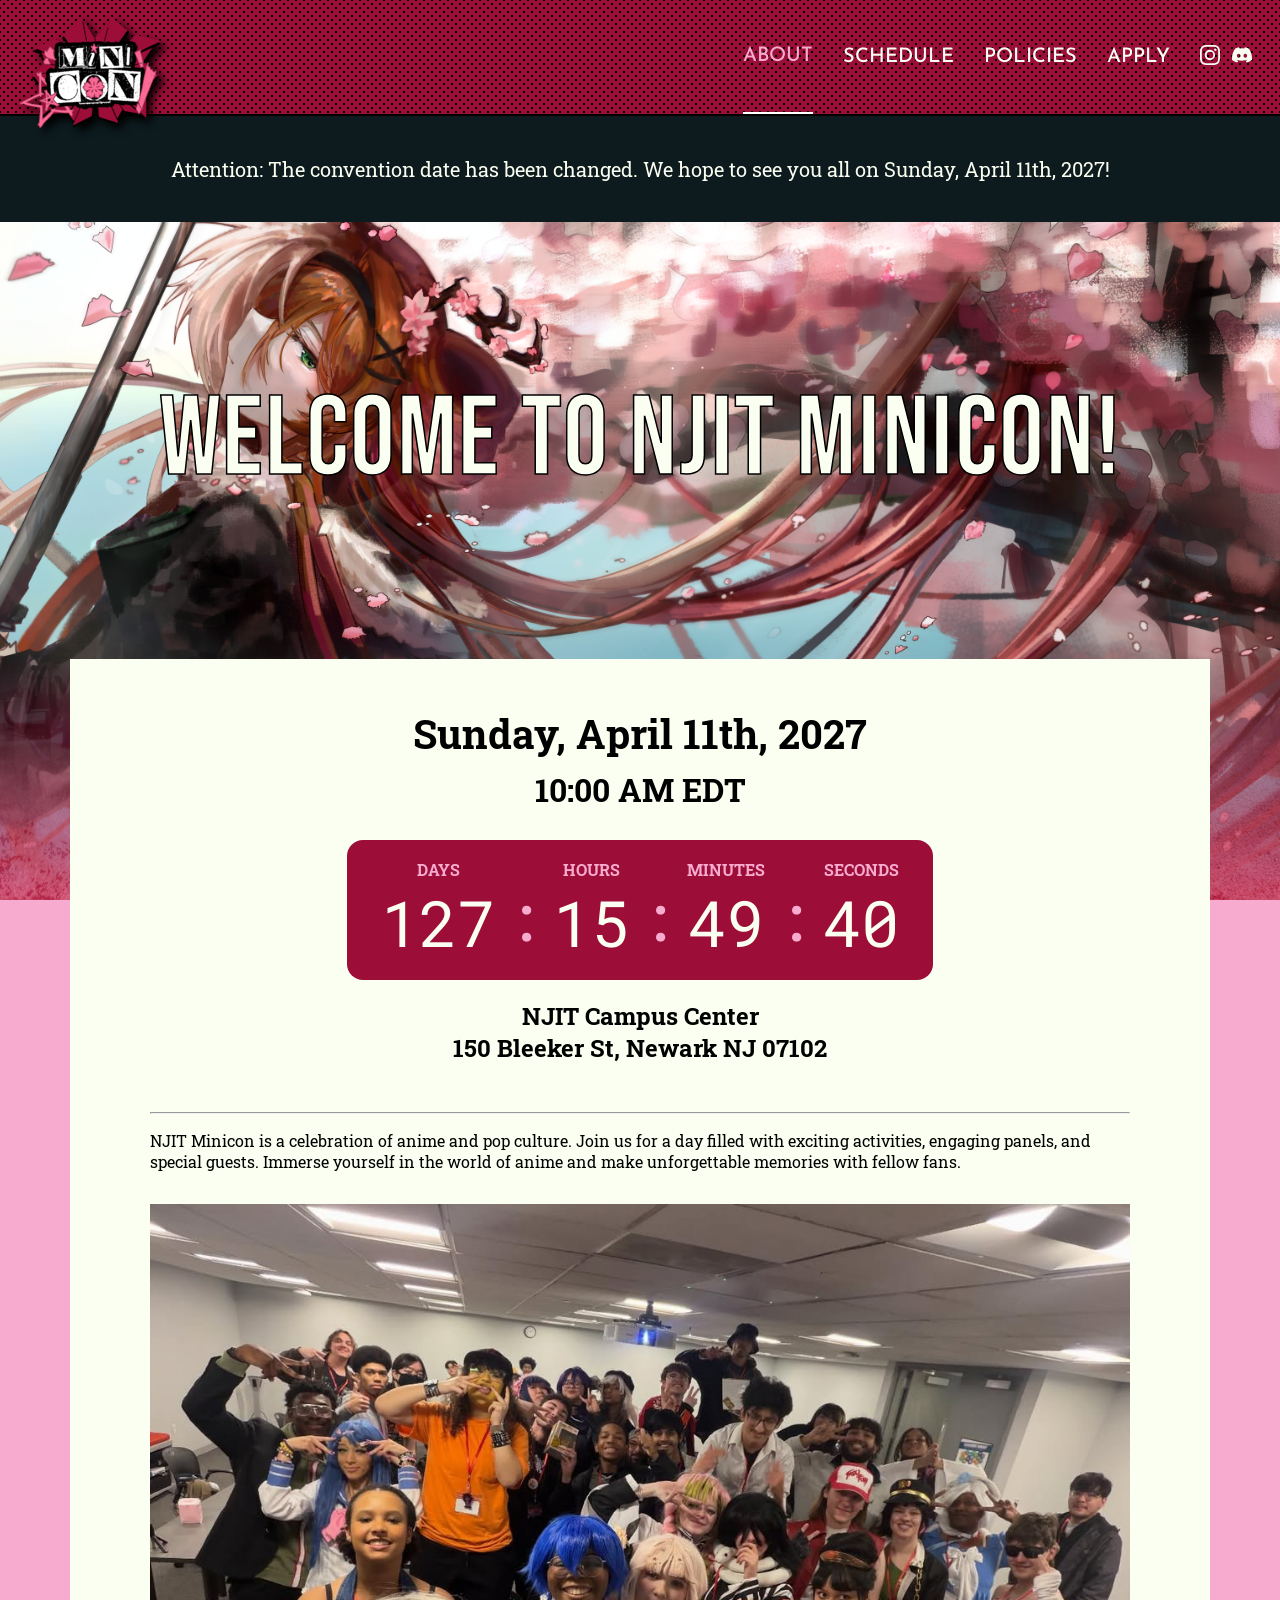
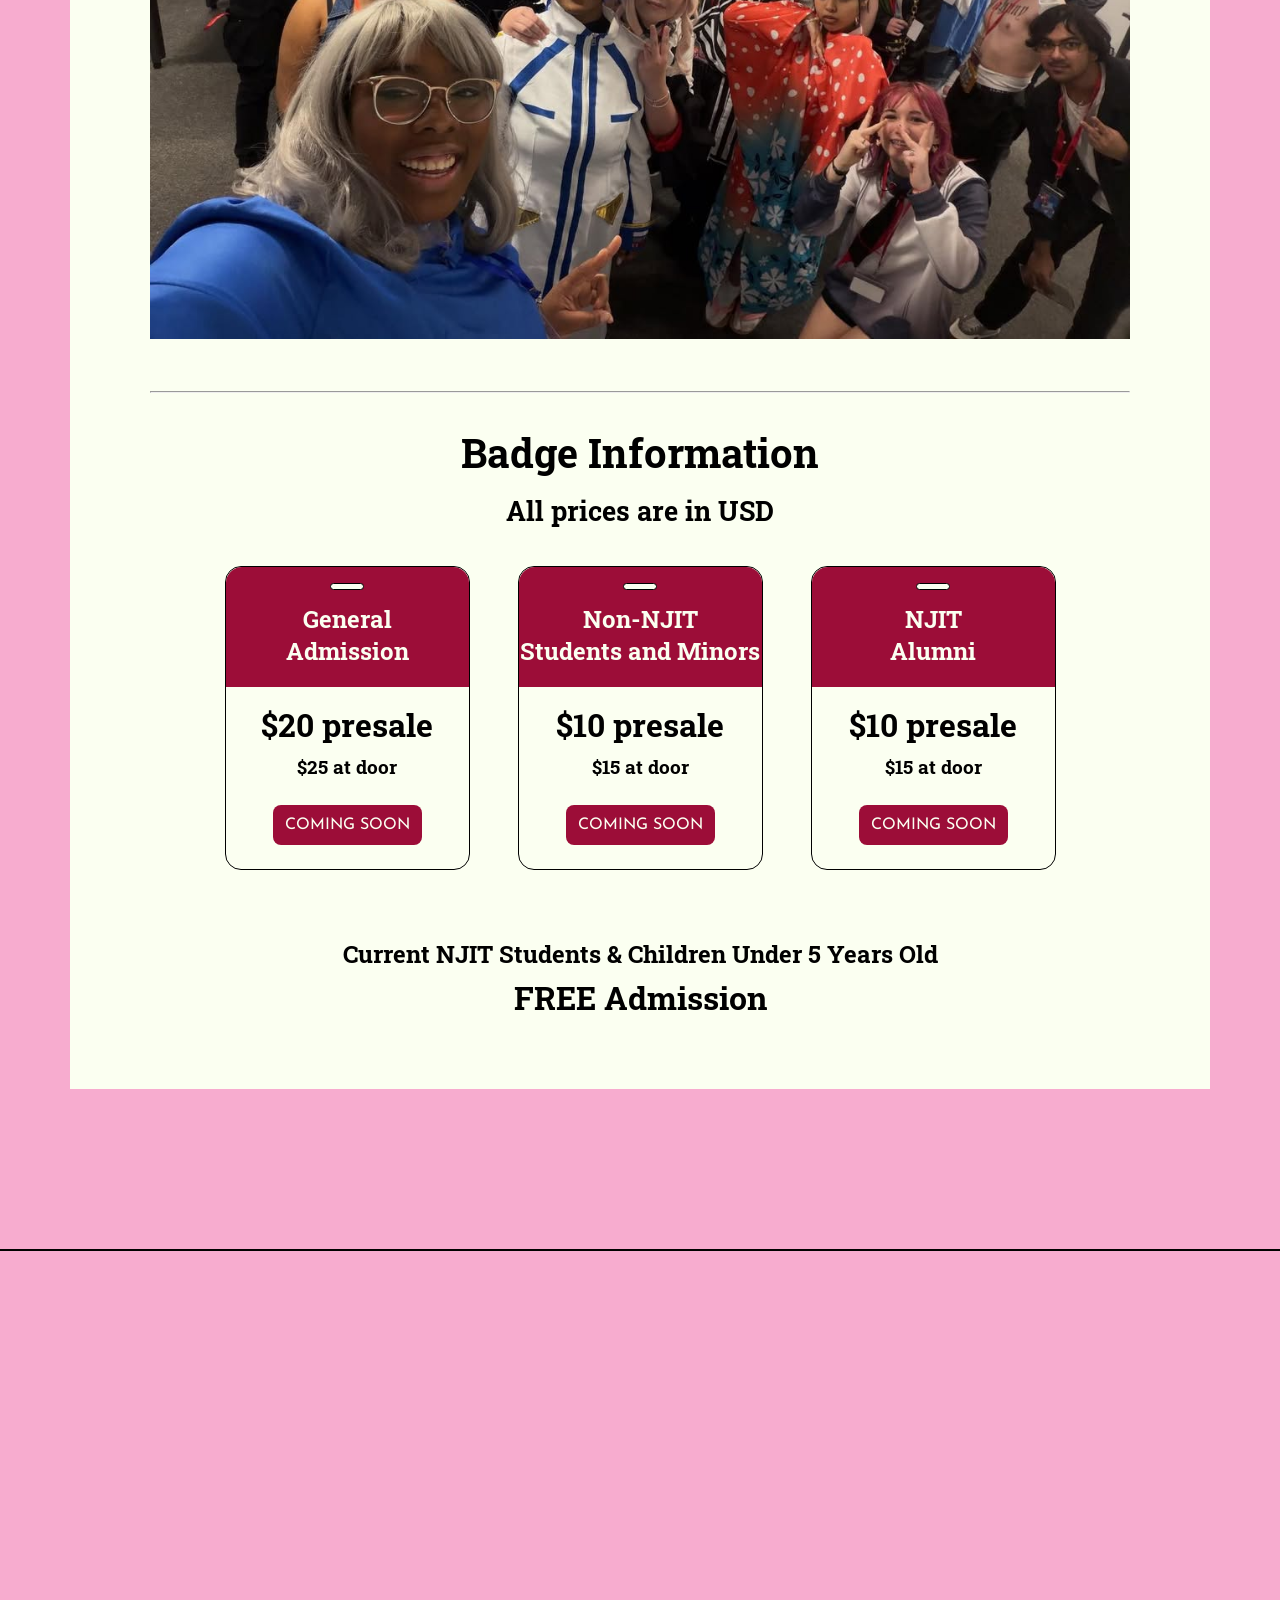
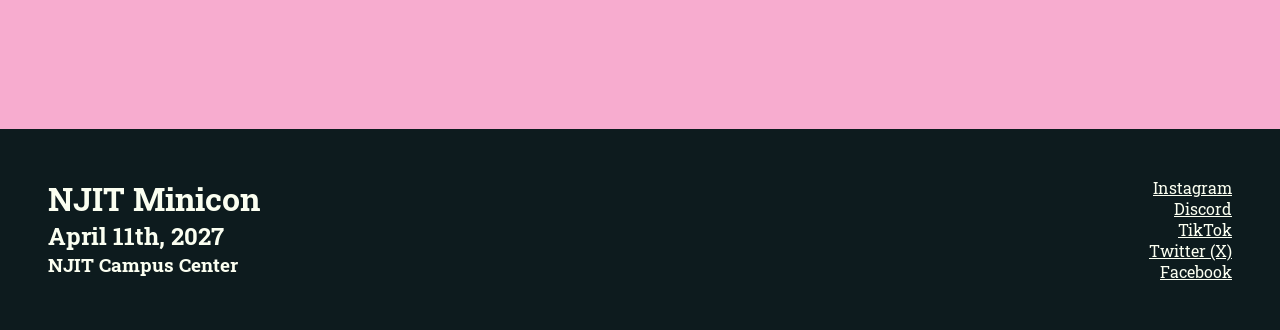
<file: index.html>
<!DOCTYPE html>
<html lang="en">
<head>
    <meta charset="UTF-8">
    <title>NJIT MiniCon</title>
    <link rel="stylesheet" href="main.css">
    <link rel="stylesheet" href="index.css">
    <meta name="viewport" content="width=device-width, initial-scale=1.0">
    <meta name="description" content="NJIT Minicon is a celebration of anime and pop culture. Join us for a day filled with exciting activities, engaging panels, and special guests.">
    <meta property="og:title" content="NJIT MiniCon">
    <meta property="og:description" content="NJIT Minicon is a celebration of anime and pop culture. Join us for a day filled with exciting activities, engaging panels, and special guests.">
    <meta property="og:type" content="website">
    <meta property="og:url" content="https://njminicon.com/">
    <meta property="og:image" content="https://njminicon.com/img/hero.jpg">
    <meta name="twitter:card" content="summary_large_image">
    <link rel="icon" type="image/png" href="img/logo32.png">
    <link rel="preconnect" href="https://fonts.googleapis.com">
    <link rel="preconnect" href="https://fonts.gstatic.com" crossorigin>
    <link href="https://fonts.googleapis.com/css2?family=Bebas+Neue&family=Josefin+Sans:ital,wght@0,100..700;1,100..700&family=Roboto+Mono:ital,wght@0,100..700;1,100..700&family=Roboto+Slab:wght@100..900&display=swap" rel="stylesheet">
</head>
<body>
    <script>
        // Remember the intro per tab so #no-intro doesn't end up in links people share
        let seenIntro = location.hash === "#no-intro";
        try {
            seenIntro = sessionStorage.getItem("seen-intro") || seenIntro;
            sessionStorage.setItem("seen-intro", "1");
        } catch (e) {}
        if (seenIntro) {
            document.body.classList.add("no-intro");
        } else {
            document.body.scrollTop = document.documentElement.scrollTop = 0;
        }
        if (location.hash === "#no-intro") {
            history.replaceState(null, "", location.pathname + location.search);
        }
        // Every #no-intro link on this page points back here, so they don't need to go anywhere
        document.addEventListener("click", (e) => {
            const link = e.target.closest("a");
            if (link && link.hash === "#no-intro") e.preventDefault();
        });
    </script>
    <header>
        <img id="wordmark" alt="MiniCon 2027" src="img/wordmark.png">
            <img id="wordmark-caption" alt="April 3rd!" src="img/wordmark-caption.png">
            <a href="index.html#no-intro"><img id="logo" alt="MiniCon 2027" src="img/logo160.png"></a>
        <div class="flex-spacer"></div>
        <a class="navbar-link active" href="index.html#no-intro"><span>About</span></a>
        <a class="navbar-link" href="schedule.html"><span>Schedule</span></a>
        <a class="navbar-link" href="policies.html"><span>Policies</span></a>
        <a class="navbar-link" href="apply.html"><span>Apply</span></a>
        <a class="navbar-sm" href="https://www.instagram.com/njitminicon" target="_blank" rel="noopener">
            <svg xmlns="http://www.w3.org/2000/svg" width="20" height="20" fill="currentColor" viewBox="0 0 16 16">
                <path d="M8 0C5.829 0 5.556.01 4.703.048 3.85.088 3.269.222 2.76.42a3.9 3.9 0 0 0-1.417.923A3.9 3.9 0 0 0 .42 2.76C.222 3.268.087 3.85.048 4.7.01 5.555 0 5.827 0 8.001c0 2.172.01 2.444.048 3.297.04.852.174 1.433.372 1.942.205.526.478.972.923 1.417.444.445.89.719 1.416.923.51.198 1.09.333 1.942.372C5.555 15.99 5.827 16 8 16s2.444-.01 3.298-.048c.851-.04 1.434-.174 1.943-.372a3.9 3.9 0 0 0 1.416-.923c.445-.445.718-.891.923-1.417.197-.509.332-1.09.372-1.942C15.99 10.445 16 10.173 16 8s-.01-2.445-.048-3.299c-.04-.851-.175-1.433-.372-1.941a3.9 3.9 0 0 0-.923-1.417A3.9 3.9 0 0 0 13.24.42c-.51-.198-1.092-.333-1.943-.372C10.443.01 10.172 0 7.998 0zm-.717 1.442h.718c2.136 0 2.389.007 3.232.046.78.035 1.204.166 1.486.275.373.145.64.319.92.599s.453.546.598.92c.11.281.24.705.275 1.485.039.843.047 1.096.047 3.231s-.008 2.389-.047 3.232c-.035.78-.166 1.203-.275 1.485a2.5 2.5 0 0 1-.599.919c-.28.28-.546.453-.92.598-.28.11-.704.24-1.485.276-.843.038-1.096.047-3.232.047s-2.39-.009-3.233-.047c-.78-.036-1.203-.166-1.485-.276a2.5 2.5 0 0 1-.92-.598 2.5 2.5 0 0 1-.6-.92c-.109-.281-.24-.705-.275-1.485-.038-.843-.046-1.096-.046-3.233s.008-2.388.046-3.231c.036-.78.166-1.204.276-1.486.145-.373.319-.64.599-.92s.546-.453.92-.598c.282-.11.705-.24 1.485-.276.738-.034 1.024-.044 2.515-.045zm4.988 1.328a.96.96 0 1 0 0 1.92.96.96 0 0 0 0-1.92m-4.27 1.122a4.109 4.109 0 1 0 0 8.217 4.109 4.109 0 0 0 0-8.217m0 1.441a2.667 2.667 0 1 1 0 5.334 2.667 2.667 0 0 1 0-5.334"/>
            </svg>
        </a>
        <a class="navbar-sm" href="https://discord.com/invite/pNuecUx9E7" target="_blank" rel="noopener">
            <svg xmlns="http://www.w3.org/2000/svg" width="20" height="20" fill="currentColor" class="bi bi-discord" viewBox="0 0 16 16">
                <path d="M13.545 2.907a13.2 13.2 0 0 0-3.257-1.011.05.05 0 0 0-.052.025c-.141.25-.297.577-.406.833a12.2 12.2 0 0 0-3.658 0 8 8 0 0 0-.412-.833.05.05 0 0 0-.052-.025c-1.125.194-2.22.534-3.257 1.011a.04.04 0 0 0-.021.018C.356 6.024-.213 9.047.066 12.032q.003.022.021.037a13.3 13.3 0 0 0 3.995 2.02.05.05 0 0 0 .056-.019q.463-.63.818-1.329a.05.05 0 0 0-.01-.059l-.018-.011a9 9 0 0 1-1.248-.595.05.05 0 0 1-.02-.066l.015-.019q.127-.095.248-.195a.05.05 0 0 1 .051-.007c2.619 1.196 5.454 1.196 8.041 0a.05.05 0 0 1 .053.007q.121.1.248.195a.05.05 0 0 1-.004.085 8 8 0 0 1-1.249.594.05.05 0 0 0-.03.03.05.05 0 0 0 .003.041c.24.465.515.909.817 1.329a.05.05 0 0 0 .056.019 13.2 13.2 0 0 0 4.001-2.02.05.05 0 0 0 .021-.037c.334-3.451-.559-6.449-2.366-9.106a.03.03 0 0 0-.02-.019m-8.198 7.307c-.789 0-1.438-.724-1.438-1.612s.637-1.613 1.438-1.613c.807 0 1.45.73 1.438 1.613 0 .888-.637 1.612-1.438 1.612m5.316 0c-.788 0-1.438-.724-1.438-1.612s.637-1.613 1.438-1.613c.807 0 1.451.73 1.438 1.613 0 .888-.631 1.612-1.438 1.612"/>
            </svg>
        </a>
    </header>
    <aside>
            <span>Attention: The convention date has been changed. We hope to see you all on Sunday, April 11th, 2027!</span>
    </aside>
    <div id="banner-container">
        <img src="img/banner3640.png" alt="Banner for MiniCon" id="banner" width="100%">
    </div>
    <h1 class="heading-text">Welcome to NJIT Minicon!</h1>
    <main>
        <h1 class="title">Sunday, April 11th, 2027<br><span>10:00 AM EDT</span></h1>
        <div id="countdown-container">
            <table id="countdown">
                <thead>
                    <tr>
                        <th scope="col">Days</th>
                        <th scope="col" class="separator"></th>
                        <th scope="col">Hours</th>
                        <th scope="col" class="separator"></th>
                        <th scope="col">Minutes</th>
                        <th scope="col" class="separator"></th>
                        <th scope="col">Seconds</th>
                    </tr>
                </thead>
                <tbody>
                    <tr>
                        <td id="countdown-days">00</td>
                        <td class="separator">:</td>
                        <td id="countdown-hours">00</td>
                        <td class="separator">:</td>
                        <td id="countdown-minutes">00</td>
                        <td class="separator">:</td>
                        <td id="countdown-seconds">00</td>
                    </tr>
                </tbody>
            </table>
        </div>
        <h2 class="subtitle">NJIT Campus Center<br>150 Bleeker St, Newark NJ 07102</h2>
        <hr>
        <p>NJIT Minicon is a celebration of anime and pop culture. Join us for a day filled with exciting activities, engaging panels, and special guests. Immerse yourself in the world of anime and make unforgettable memories with fellow fans. </p>
        <div class="img-container"><img src="img/hero.jpg" alt="A group of people in cosplay at a previous Minicon." class="center-img"></div>
        <hr>
        <h2 class="title">Badge Information<br><span><small>All prices are in USD</small></span></h2>
        <div id="badge-container">
            <div class="badge">
                <h2>General<br>Admission</h2>
                <h1>$20 presale</h1>
                <h3>$25 at door</h3>
                <a class="preorder" href="#no-intro" role="button">Coming Soon</a>
            </div>
            <div class="badge">
                <h2>Non-NJIT<br>Students and Minors</h2>
                <h1>$10 presale</h1>
                <h3>$15 at door</h3>
                <a class="preorder" href="#no-intro" role="button">Coming Soon</a>
            </div>
            <div class="badge">
                <h2>NJIT<br>Alumni</h2>
                <h1>$10 presale</h1>
                <h3>$15 at door</h3>
                <a class="preorder" href="#no-intro" role="button">Coming Soon</a>
            </div>
        </div>
        <div id="badge-container-2">
            <h2>Current NJIT Students & Children Under 5 Years Old</h2>
            <h1>FREE Admission</h1>
        </div>
    </main>
    <iframe id="map" src="https://www.google.com/maps/embed?pb=!1m18!1m12!1m3!1d3022.8616556581796!2d-74.18094272258374!3d40.74306957138939!2m3!1f0!2f0!3f0!3m2!1i1024!2i768!4f13.1!3m3!1m2!1s0x89c25481fe584fc9%3A0xe9ea5ac615963415!2sCampus%20Center!5e0!3m2!1sen!2sus!4v1794093699208!5m2!1sen!2sus" allowfullscreen="" loading="lazy" referrerpolicy="strict-origin-when-cross-origin"></iframe>
    <footer>
        <div>
            <h1>NJIT Minicon</h1>
            <h2>April 11th, 2027</h2>
            <h3>NJIT Campus Center</h3>
        </div>
        <div class="flex-spacer"></div>
        <div id="footer-links">
            <a href="https://www.instagram.com/njitminicon" target="_blank" rel="noopener">Instagram</a><br>
            <a href="https://discord.com/invite/pNuecUx9E7" target="_blank" rel="noopener">Discord</a><br>
            <a href="https://www.tiktok.com/@miniconnj" target="_blank" rel="noopener">TikTok</a><br>
            <a href="https://x.com/miniconNJ" target="_blank" rel="noopener">Twitter (X)</a><br>
            <a href="https://www.facebook.com/njitminicon" target="_blank" rel="noopener">Facebook</a>
        </div>
    </footer>
    <script src="index.js"></script>
</body>
</html>
</file>
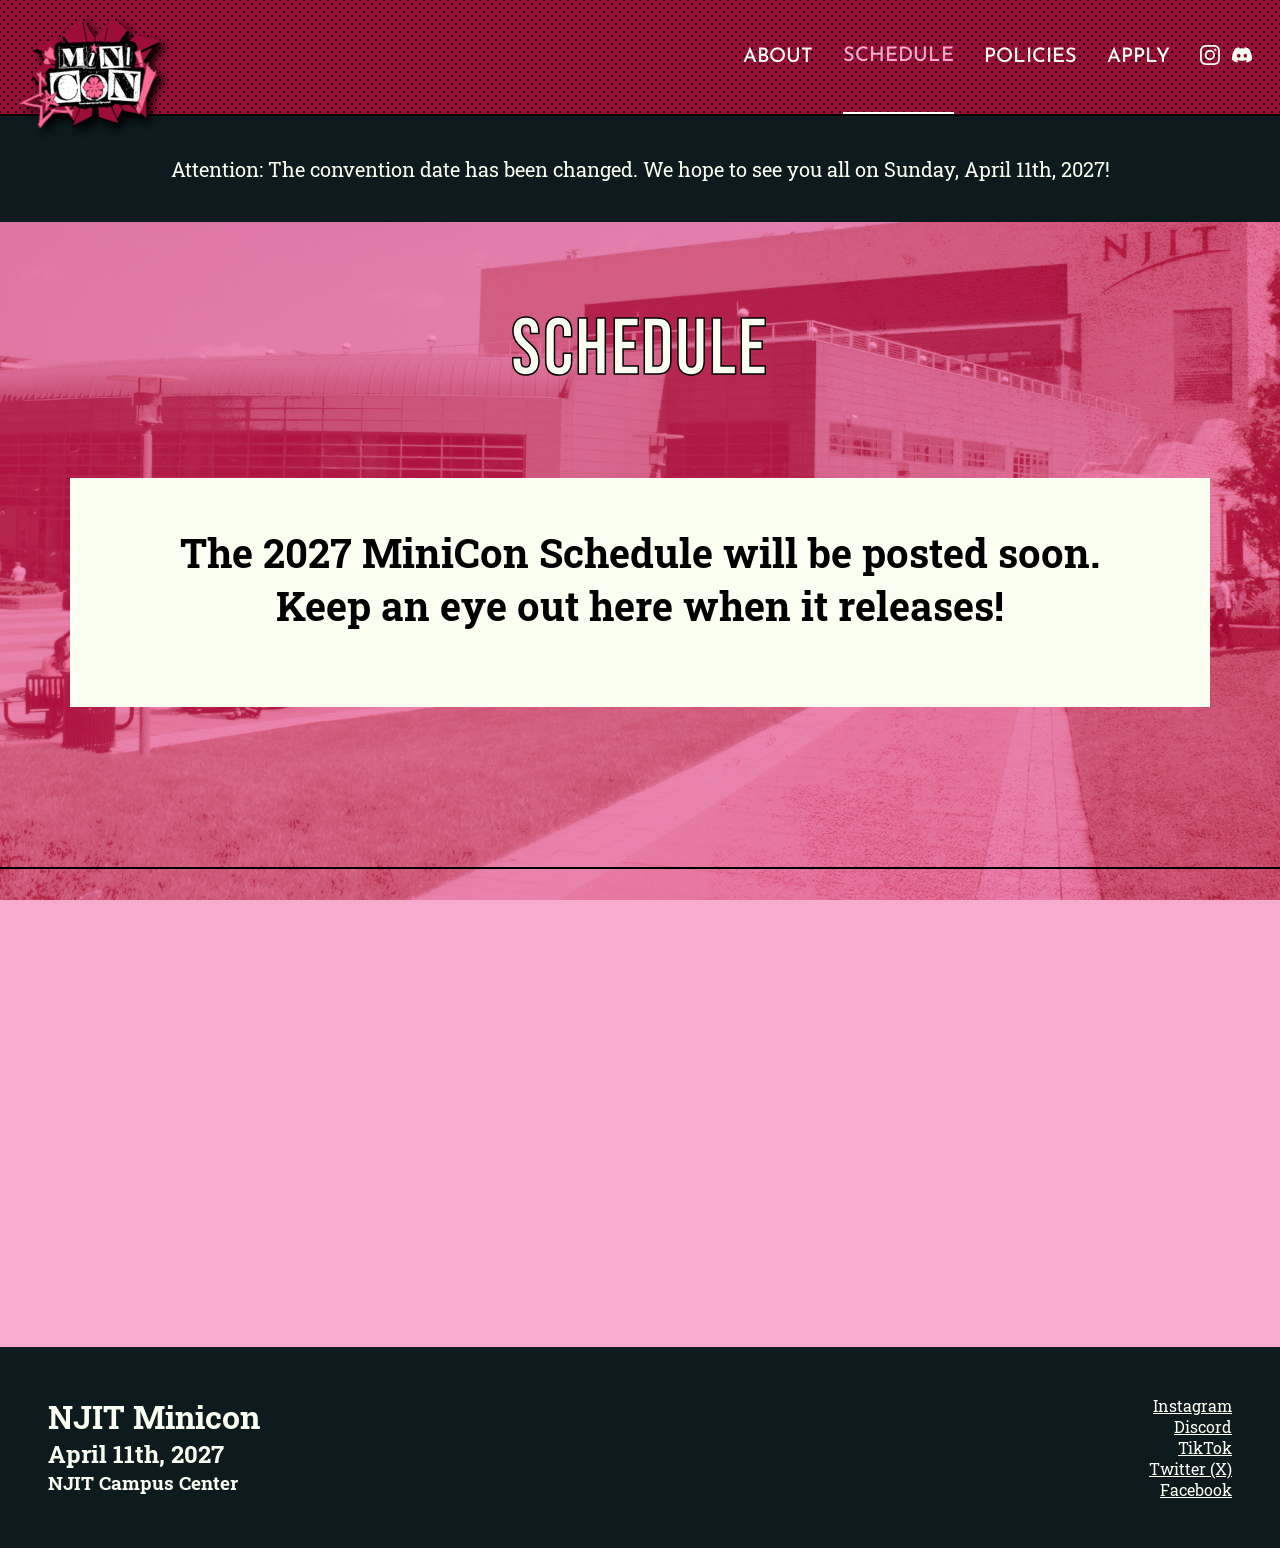
<file: schedule.html>
<!DOCTYPE html>
<html lang="en">
<head>
    <meta charset="UTF-8">
    <title>Schedule &middot; NJIT MiniCon</title>
    <link rel="stylesheet" href="main.css">
    <meta name="viewport" content="width=device-width, initial-scale=1.0">
    <meta name="description" content="NJIT Minicon is a celebration of anime and pop culture. Join us for a day filled with exciting activities, engaging panels, and special guests.">
    <meta property="og:title" content="Schedule &middot; NJIT MiniCon">
    <meta property="og:description" content="NJIT Minicon is a celebration of anime and pop culture. Join us for a day filled with exciting activities, engaging panels, and special guests.">
    <meta property="og:type" content="website">
    <meta property="og:url" content="https://njminicon.com/schedule.html">
    <meta property="og:image" content="https://njminicon.com/img/hero.jpg">
    <meta name="twitter:card" content="summary_large_image">
    <link rel="icon" type="image/png" href="img/logo32.png">
    <link rel="preconnect" href="https://fonts.googleapis.com">
    <link rel="preconnect" href="https://fonts.gstatic.com" crossorigin>
    <link href="https://fonts.googleapis.com/css2?family=Bebas+Neue&family=Josefin+Sans:ital,wght@0,100..700;1,100..700&family=Roboto+Mono:ital,wght@0,100..700;1,100..700&family=Roboto+Slab:wght@100..900&display=swap" rel="stylesheet">
</head>
<body>
<header>
    <a href="index.html#no-intro"><img id="logo" alt="MiniCon 2027" src="img/logo160.png"></a>
    <div class="flex-spacer"></div>
    <a class="navbar-link" href="index.html#no-intro"><span>About</span></a>
    <a class="navbar-link active" href="schedule.html"><span>Schedule</span></a>
    <a class="navbar-link" href="policies.html"><span>Policies</span></a>
    <a class="navbar-link" href="apply.html"><span>Apply</span></a>
    <a class="navbar-sm" href="https://www.instagram.com/njitminicon" target="_blank" rel="noopener">
        <svg xmlns="http://www.w3.org/2000/svg" width="20" height="20" fill="currentColor" viewBox="0 0 16 16">
            <path d="M8 0C5.829 0 5.556.01 4.703.048 3.85.088 3.269.222 2.76.42a3.9 3.9 0 0 0-1.417.923A3.9 3.9 0 0 0 .42 2.76C.222 3.268.087 3.85.048 4.7.01 5.555 0 5.827 0 8.001c0 2.172.01 2.444.048 3.297.04.852.174 1.433.372 1.942.205.526.478.972.923 1.417.444.445.89.719 1.416.923.51.198 1.09.333 1.942.372C5.555 15.99 5.827 16 8 16s2.444-.01 3.298-.048c.851-.04 1.434-.174 1.943-.372a3.9 3.9 0 0 0 1.416-.923c.445-.445.718-.891.923-1.417.197-.509.332-1.09.372-1.942C15.99 10.445 16 10.173 16 8s-.01-2.445-.048-3.299c-.04-.851-.175-1.433-.372-1.941a3.9 3.9 0 0 0-.923-1.417A3.9 3.9 0 0 0 13.24.42c-.51-.198-1.092-.333-1.943-.372C10.443.01 10.172 0 7.998 0zm-.717 1.442h.718c2.136 0 2.389.007 3.232.046.78.035 1.204.166 1.486.275.373.145.64.319.92.599s.453.546.598.92c.11.281.24.705.275 1.485.039.843.047 1.096.047 3.231s-.008 2.389-.047 3.232c-.035.78-.166 1.203-.275 1.485a2.5 2.5 0 0 1-.599.919c-.28.28-.546.453-.92.598-.28.11-.704.24-1.485.276-.843.038-1.096.047-3.232.047s-2.39-.009-3.233-.047c-.78-.036-1.203-.166-1.485-.276a2.5 2.5 0 0 1-.92-.598 2.5 2.5 0 0 1-.6-.92c-.109-.281-.24-.705-.275-1.485-.038-.843-.046-1.096-.046-3.233s.008-2.388.046-3.231c.036-.78.166-1.204.276-1.486.145-.373.319-.64.599-.92s.546-.453.92-.598c.282-.11.705-.24 1.485-.276.738-.034 1.024-.044 2.515-.045zm4.988 1.328a.96.96 0 1 0 0 1.92.96.96 0 0 0 0-1.92m-4.27 1.122a4.109 4.109 0 1 0 0 8.217 4.109 4.109 0 0 0 0-8.217m0 1.441a2.667 2.667 0 1 1 0 5.334 2.667 2.667 0 0 1 0-5.334"/>
        </svg>
    </a>
    <a class="navbar-sm" href="https://discord.com/invite/pNuecUx9E7" target="_blank" rel="noopener">
        <svg xmlns="http://www.w3.org/2000/svg" width="20" height="20" fill="currentColor" class="bi bi-discord" viewBox="0 0 16 16">
            <path d="M13.545 2.907a13.2 13.2 0 0 0-3.257-1.011.05.05 0 0 0-.052.025c-.141.25-.297.577-.406.833a12.2 12.2 0 0 0-3.658 0 8 8 0 0 0-.412-.833.05.05 0 0 0-.052-.025c-1.125.194-2.22.534-3.257 1.011a.04.04 0 0 0-.021.018C.356 6.024-.213 9.047.066 12.032q.003.022.021.037a13.3 13.3 0 0 0 3.995 2.02.05.05 0 0 0 .056-.019q.463-.63.818-1.329a.05.05 0 0 0-.01-.059l-.018-.011a9 9 0 0 1-1.248-.595.05.05 0 0 1-.02-.066l.015-.019q.127-.095.248-.195a.05.05 0 0 1 .051-.007c2.619 1.196 5.454 1.196 8.041 0a.05.05 0 0 1 .053.007q.121.1.248.195a.05.05 0 0 1-.004.085 8 8 0 0 1-1.249.594.05.05 0 0 0-.03.03.05.05 0 0 0 .003.041c.24.465.515.909.817 1.329a.05.05 0 0 0 .056.019 13.2 13.2 0 0 0 4.001-2.02.05.05 0 0 0 .021-.037c.334-3.451-.559-6.449-2.366-9.106a.03.03 0 0 0-.02-.019m-8.198 7.307c-.789 0-1.438-.724-1.438-1.612s.637-1.613 1.438-1.613c.807 0 1.45.73 1.438 1.613 0 .888-.637 1.612-1.438 1.612m5.316 0c-.788 0-1.438-.724-1.438-1.612s.637-1.613 1.438-1.613c.807 0 1.451.73 1.438 1.613 0 .888-.631 1.612-1.438 1.612"/>
        </svg>
    </a>
</header>
<aside>
    <span>Attention: The convention date has been changed. We hope to see you all on Sunday, April 11th, 2027!</span>
</aside>
<h1 class="heading-text">Schedule</h1>
<main>
    <h1 class="title">The 2027 MiniCon Schedule will be posted soon. Keep an eye out here when it releases!</h1>
</main>
<iframe id="map" src="https://www.google.com/maps/embed?pb=!1m18!1m12!1m3!1d3022.8616556581796!2d-74.18094272258374!3d40.74306957138939!2m3!1f0!2f0!3f0!3m2!1i1024!2i768!4f13.1!3m3!1m2!1s0x89c25481fe584fc9%3A0xe9ea5ac615963415!2sCampus%20Center!5e0!3m2!1sen!2sus!4v1794093699208!5m2!1sen!2sus" allowfullscreen="" loading="lazy" referrerpolicy="strict-origin-when-cross-origin"></iframe>
<footer>
    <div>
        <h1>NJIT Minicon</h1>
        <h2>April 11th, 2027</h2>
        <h3>NJIT Campus Center</h3>
    </div>
    <div class="flex-spacer"></div>
    <div id="footer-links">
        <a href="https://www.instagram.com/njitminicon" target="_blank" rel="noopener">Instagram</a><br>
        <a href="https://discord.com/invite/pNuecUx9E7" target="_blank" rel="noopener">Discord</a><br>
        <a href="https://www.tiktok.com/@miniconnj" target="_blank" rel="noopener">TikTok</a><br>
        <a href="https://x.com/miniconNJ" target="_blank" rel="noopener">Twitter (X)</a><br>
        <a href="https://www.facebook.com/njitminicon" target="_blank" rel="noopener">Facebook</a>
    </div>
</footer>
</body>
</html>
</file>
<file: index.css>
@keyframes intro {
    0%, 15% {
        transform: rotate(7.5deg) translateX(-110%) translateY(-30%);
        height: 75vh;
        width: 120vw;
    }
    30%, 80% {
        transform: rotate(7.5deg) translateX(-10%) translateY(-30%);
        height: 75vh;
        width: 120vw;
    }
    100% {
        transform: translateY(calc(-75vh + 7.25em));
        height: 75vh;
        width: 120vw;
    }
}

@keyframes fade-in-body {
    0%, 13.3% {
        background-color: black;
        overflow-y: hidden;
        height: 100%;
    }
    40%, 100% {
        background-color: var(--color-b);
        overflow-y: hidden;
        height: 100%;
    }
}

@keyframes fade-in {
    0%, 83% {
        opacity: 0;
    }
    100% {
        opacity: 100%;
    }
}

@keyframes wordmark-caption {
    0%, 45% {
        position: absolute;
        bottom: 0;
        left: 50%;
        transform: rotate(-7.5deg) translate(calc(-50% + min(976px, 80vw) / 976 * 160), calc(30% + min(976px, 80vw) / 976 * 180)) scale(0%);
        opacity: 100%;
    }
    50%, 80% {
        position: absolute;
        bottom: 0;
        left: 50%;
        transform: rotate(-7.5deg) translate(calc(-50% + min(976px, 80vw) / 976 * 160), calc(30% + min(976px, 80vw) / 976 * 180));
        opacity: 100%;
    }
    85% {
        position: absolute;
        bottom: 0;
        left: 50%;
        transform: rotate(-7.5deg) translate(calc(-50% + min(976px, 80vw) / 976 * 160), calc(30% + min(976px, 80vw) / 976 * 180));
        opacity: 0;
    }
}

@keyframes wordmark {
    0%, 45% {
        bottom: 0;
        left: 50%;
        transform: rotate(-7.5deg) translate(-50%, 30%) scale(0%);
        width: min(976px, 80vw);
        filter: drop-shadow(30px 10px 4px black);
        opacity: 1;
    }
    50%, 80% {
        bottom: 0;
        left: 50%;
        transform: rotate(-7.5deg) translate(-50%, 30%);
        width: min(976px, 80vw);
        filter: drop-shadow(calc(min(976px, 80vw) / 976 * 30) calc(min(976px, 80vw) / 976 * 10) 4px black);
        opacity: 1;
    }
    100% {
        bottom: 1em;
        left: 0;
        opacity: 0;
    }
}

@keyframes aside {
    0%, 82.9% {
        opacity: 0;
        transform: translateY(-100%);
    }
    83% {
        opacity: 100%;
        transform: translateY(-100%);
    }
    100% {
        opacity: 100%;
        transform: none;
    }
}

@media (prefers-reduced-motion: no-preference) {
    body:not(.no-animate):not(.no-intro) {
        animation: fade-in-body 2.5s;
    }

    body:not(.no-animate):not(.no-intro) header {
        animation: intro 2.5s ease-in-out;
    }

    body:not(.no-animate):not(.no-intro) #wordmark {
        animation: wordmark 2.5s;
    }

    body:not(.no-animate):not(.no-intro) #wordmark-caption {
        animation: wordmark-caption 2.5s;
    }

    body:not(.no-animate):not(.no-intro) .navbar-link,
    body:not(.no-animate):not(.no-intro) .navbar-sm,
    body:not(.no-animate):not(.no-intro) footer,
    body:not(.no-animate):not(.no-intro) main,
    body:not(.no-animate):not(.no-intro) .heading-text,
    body:not(.no-animate):not(.no-intro) #banner {
        animation: fade-in 3s;
    }

    body:not(.no-animate):not(.no-intro) aside {
        animation: aside 3s;
    }
}

#wordmark {
    position: absolute;
    width: 11em;
    opacity: 0;
    pointer-events: none;
}

#wordmark-caption {
    position: absolute;
    transform: translate(calc(-50% + 160px), calc(-50% + 175px));
    opacity: 0;
    width: calc(min(976px, 80vw) / 976 * 534);
    /* It's invisible after the intro but was sitting on top of the banner link */
    pointer-events: none;
}

#countdown-container {
    display: flex;
    justify-content: center;
}

#countdown {
    text-align: center;
    table-layout: fixed;
    background-color: var(--color-a);
    border-radius: 1em;
    width: 100%;
}

#countdown td:not(.separator), #countdown th:not(.separator) {
    width: 5rem;
}

#countdown td {
    font-size: 2em;
    padding: 0 0 1.25rem;
    font-family: "Roboto Mono", monospace;
    font-optical-sizing: auto;
    font-weight: normal;
    font-style: normal;
}

#countdown td:not(.separator) {
    color: var(--color-c);
    padding: 0 0 0.5rem;
}

.separator {
    text-align: center;
    width: 0.5em;
}

#countdown th, .separator {
    color: var(--color-b);
}

#countdown th {
    font-size: 0.75em;
}

#countdown th:not(.separator) {
    text-transform: uppercase;
    padding: 1.6rem 0 0;
    line-height: 0.25em;
}

#badge-container {
    justify-content: center;
    gap: 3em;
    text-align: center;
}

#badge-container-2 {
    text-align: center;
}

.badge {
    border: solid black 1px;
    border-radius: 1rem;
    position: relative;
    margin-bottom: 3em;
}


.badge::before {
    border: solid black 1px;
    border-radius: 1em;
    background-color: var(--color-c);
    display: inline-block;
    width: 2em;
    height: 0.35em;
    content: "";
    position: absolute;
    left: 50%;
    top: 1em;
    transform: translateX(-50%);
}

.badge h2 {
    margin: 0;
    padding-top: 1.5em;
    height: 5em;
    background-color: var(--color-a);
    color: var(--color-c);
    border-top-left-radius: 1rem;
    border-top-right-radius: 1rem;
}

.badge h1 {
    margin: 0.5em 0 0.25em;
}

.badge h3 {
    margin: 0 0 1em;
}

#badge-container-2 h2 {
    margin-bottom: 0.25em;
}

.preorder {
    text-decoration: none;
    text-transform: uppercase;
    font-family: "Josefin Sans", sans-serif;
    color: var(--color-c);
    background-color: var(--color-a);
    border-radius: 0.5em;
    padding: 0.75em;
    margin: 0.5em 0 1.5em;
    display: inline-block;
}


/* Let the countdown squish on phones so it doesn't poke out the side */
@media (max-width: 575px) {
    #countdown td:not(.separator), #countdown th:not(.separator) {
        width: auto;
    }
}

@media (min-width: 576px) {
    #countdown td {
        font-size: 3em;
    }

    .separator {
        width: 2em;
    }
}

@media (min-width: 1024px) {
    #badge-container {
        display: flex;
    }

    .badge {
        width: 25%;
    }

    .badge h2 {
        height: 6em;
    }

    #countdown {
        width: auto;
        padding: 0 1.5rem 0;
    }

    #countdown td {
        font-size: 4em;
    }

    #countdown th {
        font-size: 1em;
    }

    #countdown td:not(.separator) {
        padding: 0 0.5rem 0.5rem;
    }

    #countdown th:not(.separator) {
        padding: 1.6rem 0.5rem 0;
    }

    .separator {
        width: auto;
    }
}

@media (min-width: 1280px) {
    .badge h2 {
        height: 5em;
    }
}

@media (min-width: 1536px) {
    .badge {
        width: 20%;
    }
}

#banner-container {
    position: relative;
}

#banner {
    mask-image: linear-gradient(to bottom, black 65%, transparent 100%);
    z-index: -99;
    position: absolute;
    top: 0;
    left: 0;
    width: max(100vw, 1536px);
}

@media (max-width: 1536px) {
    #banner {
        margin: 0 calc((100vw - 1536px) / 2)
    }
}

.heading-text {
    margin: 0;
    height: calc(max(100vw, 1536px) / 158 * 45);
    font-size: 7em;
    display: flex;
    align-items: center;
    justify-content: center;
}
</file>
<file: main.css>
:root {
    --color-a: #9C0D38;
    --color-b: #F7ACCF;
    --color-c: #FBFFF1;
    --color-d: #FA9F42;
    --color-e: #0D1B1E;
}

/* Borrowed the responsive container sizes from Bootstrap */
@media (min-width: 576px) {
    main {
        width: 540px;
    }
}

@media (min-width: 768px) {
    main {
        width: 720px;
    }

    .navbar-sm {
        display: inline !important;
    }
}

@media (min-width: 1024px) {
    main {
        width: 960px;
    }
}

@media (min-width: 1280px) {
    main {
        width: 1140px;
    }
}

@media (min-width: 1536px) {
    main {
        width: 1440px;
    }
}

@keyframes marquee {
    0% {
        transform: translate(calc(50vw + 50%));
    }
    100% {
        transform: translate(calc(-50vw - 50%));
    }
}

* {
    box-sizing: border-box;
}

body {
    margin: 0;
    background-color: #f7accf;
    background-image: url("img/bg.jpg");
    background-size: cover;
    background-blend-mode: darken;
    background-attachment: fixed;
    backdrop-filter: blur(0.5vh);
    display: flex;
    flex-direction: column;
    font-family: "Roboto Slab", serif;
    font-optical-sizing: auto;
    font-style: normal;
    contain: paint;
}

header {
    position: sticky;
    top: 0;
    background-color: var(--color-a);
    background-image: radial-gradient(rgb(0, 0, 0) 14%, transparent 22%), radial-gradient(rgb(0, 0, 0) 14%, transparent 22%);
    background-position: 0 0, 4px 4px;
    background-size: 8px 8px;
    border-bottom: solid black 2px;
    height: 7.25em;
    width: 100%;
    display: flex;
    align-items: center;
    padding-right: 1em;
    z-index: 99;
}

#logo {
    height: 160px;
    top: -0.5em;
    left: 1em;
    position: absolute;
    filter: drop-shadow(5px 5px 4px black);
}

@media (prefers-reduced-motion: no-preference) {
    body:not(.no-animate) aside span {
        animation: marquee 15s infinite linear;
    }
}

.flex-spacer {
    flex-grow: 1;
}

.navbar-link {
    color: var(--color-c);
    height: 100%;
    text-decoration: none;
    font-size: 1.25em;
    text-transform: uppercase;
    align-items: center;
    font-family: "Josefin Sans", sans-serif;
    font-optical-sizing: auto;
    font-weight: 500;
    font-style: normal;
    margin-right: 1.5em;
    display: flex;
}

.navbar-link:hover, .navbar-link.active {
    border-bottom: solid white 2px;
}

.navbar-link.active {
    color: var(--color-b);
}

/* Links don't fit next to the wordmark on phones, so I stack them on the right */
@media (max-width: 767.98px) {
    header {
        flex-direction: column;
        align-items: flex-end;
        justify-content: center;
        gap: 0.25em;
    }

    #wordmark, #wordmark-caption {
        left: 0;
        pointer-events: none;
    }

    header .flex-spacer {
        display: none;
    }

    .navbar-link {
        height: auto;
        font-size: 1em;
    }
}

.navbar-sm {
    color: var(--color-c);
    margin-right: 0.75em;
    transition: color 0.25s;
    display: none;
}

.navbar-sm:hover, footer a:hover {
    color: var(--color-b);
}

aside {
    background-color: var(--color-e);
    padding: 2em;
    text-align: center;
    font-size: 1.25em;
    color: var(--color-c);
}

/* Banner text is wider than small screens, keep it centered and stop it from making the page scroll sideways */
@media (max-width: 767px) {
    aside {
        overflow: hidden;
        display: flex;
        justify-content: center;
    }
}

aside span {
    display: inline-block;
    white-space: nowrap;
}

aside span a {
    color: var(--color-d);
}

/* No marquee with reduced motion, so just let it wrap */
@media (max-width: 767px) and (prefers-reduced-motion: reduce) {
    aside span {
        white-space: normal;
    }
}

main {
    background-color: var(--color-c);
    padding: 3em 5em;
    align-self: center;
    margin-bottom: 10em;
}

/* Phones get the full width, 5em padding is way too much there */
@media (max-width: 575px) {
    main {
        width: 100%;
        padding: 3em 1.5em;
    }
}

main h1 {
    margin-top: 0;
}

footer {
    background-color: var(--color-e);
    color: var(--color-c);
    padding: 3em;
    display: flex;
    box-shadow: 0 50vh 0 50vh var(--color-e);
}

.img-container {
    text-align: center;
    margin-top: 2em;
}

.img-container img {
    max-width: 100%;
}

hr {
    margin-top: 3em;
}

#footer-links {
    text-align: right;
}

footer h1, footer h2, footer h3 {
    margin: 0;
}

footer a {
    color: var(--color-c);
    transition: color 0.25s;
}

.title, .subtitle {
    text-align: center;
}

.title {
    font-size: 2.5em;
}

.title > span {
    font-size: 0.8em;
}

.subtitle {
    font-size: 1.5em;
}

.heading-text {
    font-family: "Bebas Neue", sans-serif;
    text-transform: uppercase;
    font-weight: 400;
    font-style: normal;
    text-align: center;
    margin: 1em 0;
    font-size: 5em;
    color: var(--color-c);
    -webkit-text-stroke: 1.5px black;
    letter-spacing: 0.1rem;
}

#map {
    border: none;
    border-top: solid black 2px;
    display: block;
    height: 30em;
}
</file>
